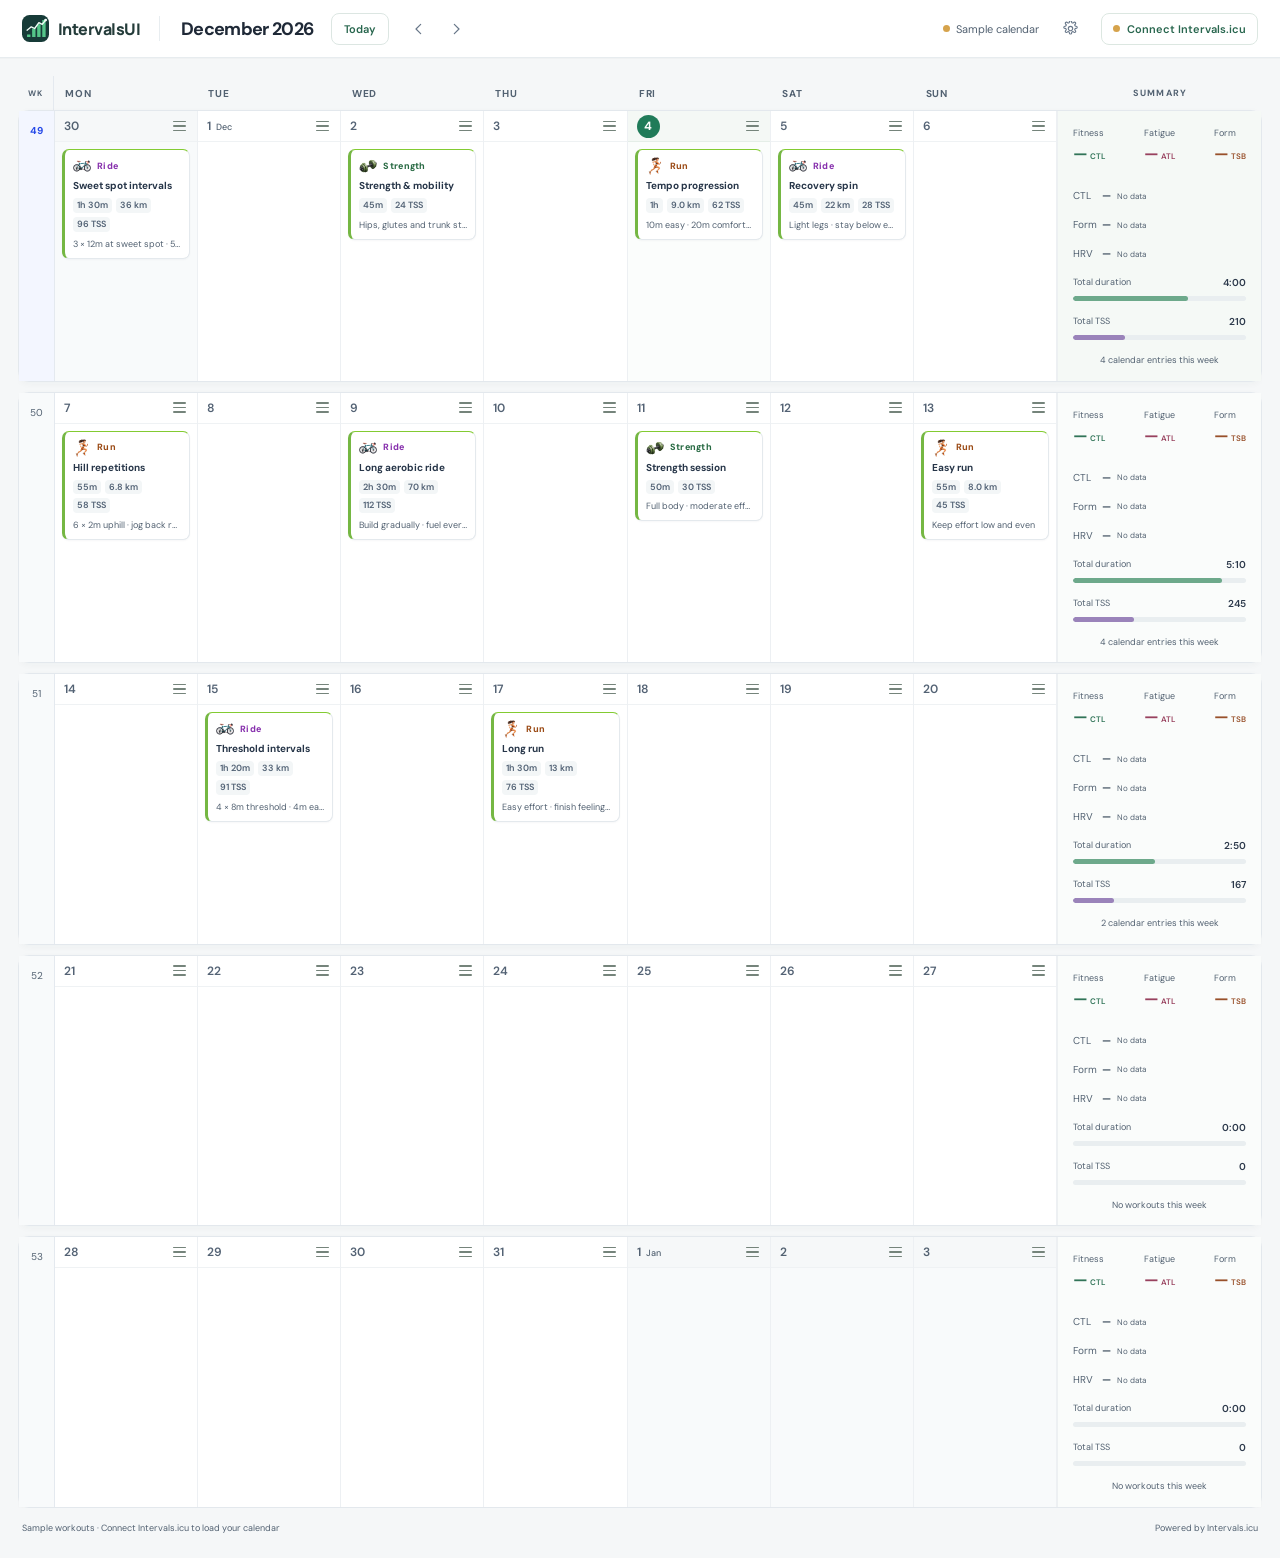
<file: index.html>
<!doctype html>
<html lang="en">
  <head>
    <meta charset="utf-8" />
    <meta name="viewport" content="width=device-width, initial-scale=1" />
    <meta name="theme-color" content="#ffffff" />
    <meta name="description" content="A personal training calendar powered by Intervals.icu" />
    <title>IntervalsUI — Training calendar</title>
    <link rel="stylesheet" href="./styles.css" />
    <script type="module" src="./app.js"></script>
  </head>
  <body>
    <header class="app-header">
      <a class="brand" href="#calendar" aria-label="IntervalsUI calendar">
        <svg class="brand-mark" viewBox="0 0 32 32" aria-hidden="true">
          <rect width="32" height="32" rx="9" fill="#173b38" />
          <path d="M6 23h4v3H6zm6-7h4v10h-4zm6-5h4v15h-4zm6-5h4v20h-4z" fill="#54c589" />
          <path d="m6 18 5-4 4 2 5-7 4 2 4-5" fill="none" stroke="#f4fff9" stroke-linecap="round" stroke-linejoin="round" stroke-width="1.6" />
          <circle cx="28" cy="6" r="1.7" fill="#f4fff9" />
        </svg>
        <span class="brand-name">IntervalsUI</span>
      </a>
      <span class="header-divider" aria-hidden="true"></span>
      <div class="month-controls">
        <h1 id="month-title">October 2026</h1>
        <button class="today-button" id="today-button" type="button">Today</button>
        <button class="icon-button month-arrow" id="previous-month" type="button" aria-label="Previous month"><svg viewBox="0 0 24 24"><path d="m14.5 5-7 7 7 7"/></svg></button>
        <button class="icon-button month-arrow" id="next-month" type="button" aria-label="Next month"><svg viewBox="0 0 24 24"><path d="m9.5 5 7 7-7 7"/></svg></button>
      </div>
      <div class="header-actions">
        <span class="sync-status" id="sync-status"><span class="sync-indicator"></span><span id="sync-text">Sample calendar</span></span>
        <button class="icon-button settings-button" id="settings-button" type="button" aria-label="Connection settings" title="Connection settings">
          <svg viewBox="0 0 24 24" aria-hidden="true"><path d="M12 8.5a3.5 3.5 0 1 0 0 7 3.5 3.5 0 0 0 0-7Z"/><path d="m19.4 15 .1.1a1.8 1.8 0 1 1-2.5 2.5l-.1-.1a1.8 1.8 0 0 0-3.1 1.3v.2a1.8 1.8 0 1 1-3.6 0v-.2a1.8 1.8 0 0 0-3.1-1.3l-.1.1a1.8 1.8 0 1 1-2.5-2.5l.1-.1a1.8 1.8 0 0 0-1.3-3.1h-.2a1.8 1.8 0 1 1 0-3.6h.2a1.8 1.8 0 0 0 1.3-3.1l-.1-.1a1.8 1.8 0 1 1 2.5-2.5l.1.1a1.8 1.8 0 0 0 3.1-1.3v-.2a1.8 1.8 0 1 1 3.6 0v.2a1.8 1.8 0 0 0 3.1 1.3l.1-.1a1.8 1.8 0 1 1 2.5 2.5l-.1.1a1.8 1.8 0 0 0 1.3 3.1h.2a1.8 1.8 0 1 1 0 3.6h-.2a1.8 1.8 0 0 0-1.3 3.1Z"/></svg>
        </button>
        <button class="connect-button" id="connect-button" type="button"><span class="connection-dot" id="connection-dot"></span><span id="connection-label">Connect Intervals.icu</span></button>
      </div>
    </header>

    <main class="calendar-page" id="calendar">
      <div class="calendar-table" aria-label="Monthly training calendar">
        <div class="weekdays" aria-hidden="true">
          <span class="week-number-heading">WK</span>
          <span>Mon</span><span>Tue</span><span>Wed</span><span>Thu</span><span>Fri</span><span>Sat</span><span>Sun</span><span class="summary-heading">SUMMARY</span>
        </div>
        <div class="calendar-weeks" id="calendar-weeks" aria-live="polite"></div>
      </div>
      <footer class="page-footer"><span id="calendar-footnote">Sample workouts · Connect Intervals.icu to load your calendar</span><span>Powered by Intervals.icu</span></footer>
    </main>

    <dialog class="connect-dialog" id="connect-dialog" aria-labelledby="dialog-title">
      <form id="connect-form" method="dialog">
        <div class="dialog-header">
          <span class="dialog-mark" aria-hidden="true"><span></span><span></span><span></span></span>
          <button class="dialog-close" id="close-dialog" type="button" aria-label="Close">×</button>
        </div>
        <p class="eyebrow">PERSONAL CONNECTION</p>
        <h2 id="dialog-title">Connect your calendar</h2>
        <p class="dialog-description">Use your Intervals.icu API key to load planned workouts. You can find it in <strong>Settings → Developer Settings</strong>.</p>
        <label for="athlete-id">Athlete ID <span>Use 0 for your own account</span></label>
        <input id="athlete-id" name="athleteId" type="text" value="0" autocomplete="off" required />
        <label for="api-key">Personal API key</label>
        <input id="api-key" name="apiKey" type="password" placeholder="Paste your API key" autocomplete="new-password" required />
        <p class="form-message" id="form-message" role="status" aria-live="polite"></p>
        <button class="dialog-submit" id="dialog-submit" type="submit"><span id="submit-label">Connect and load calendar</span><span aria-hidden="true">→</span></button>
        <button class="disconnect-button" id="disconnect-button" type="button" hidden>Disconnect this browser</button>
        <p class="privacy-note"><span aria-hidden="true">⌑</span> Your key stays in this browser tab and is sent directly to Intervals.icu. This personal-key setup is intended for your own use.</p>
      </form>
    </dialog>

    <dialog class="workout-dialog" id="workout-dialog" aria-labelledby="workout-dialog-title">
      <div class="workout-dialog-content" id="workout-dialog-content"></div>
    </dialog>
  </body>
</html>
</file>
<file: styles.css>
@import url('https://fonts.googleapis.com/css2?family=DM+Sans:wght@400;500;600;700&family=Manrope:wght@400;500;600;700;800&display=swap');

:root {
  color-scheme: light;
  --ink: #263342;
  --muted: #78838e;
  --line: #dce2e8;
  --ride: #8730ad;
  --run: #9b4b16;
  --strength: #286a43;
  --swim: #176c70;
  font-family: 'DM Sans', -apple-system, BlinkMacSystemFont, 'Segoe UI', sans-serif;
  font-synthesis: none;
  text-rendering: optimizeLegibility;
  -webkit-font-smoothing: antialiased;
}
* { box-sizing: border-box; }
body { margin: 0; min-width: 320px; min-height: 100vh; color: var(--ink); background: #fff; }
button, input { font: inherit; }
button:focus-visible, a:focus-visible, input:focus-visible { outline: 3px solid rgba(55, 116, 235, .32); outline-offset: 2px; }

.app-header { height: 45px; position: sticky; top: 0; z-index: 4; display: flex; align-items: center; gap: 13px; padding: 0 17px; border-bottom: 1px solid #e6e9ec; background: rgba(255,255,255,.97); }
.brand { display: inline-flex; align-items: center; gap: 7px; color: #334450; text-decoration: none; font: 800 15px/1 'Manrope', sans-serif; letter-spacing: -.55px; white-space: nowrap; }
.brand-mark { width: 24px; height: 24px; display: block; flex: none; }
.brand-name { color: #243c3a; }
.dialog-mark { width: 20px; height: 20px; display: inline-flex; align-items: end; gap: 2px; padding: 2px; }
.dialog-mark span { width: 4px; border-radius: 4px; background: #49b878; }
.dialog-mark span:nth-child(1) { height: 8px; opacity: .72; }
.dialog-mark span:nth-child(2) { height: 13px; opacity: .86; }
.dialog-mark span:nth-child(3) { height: 17px; }
.header-divider { width: 1px; height: 21px; margin: 0 3px 0 5px; background: #e3e7ea; }
.month-controls { display: flex; align-items: center; gap: 4px; }
.month-controls h1 { min-width: 111px; margin: 0 3px 0 0; color: #344251; font: 500 16px 'DM Sans', sans-serif; letter-spacing: -.35px; }
.icon-button { width: 27px; height: 27px; display: inline-grid; place-items: center; padding: 0; border: 1px solid transparent; border-radius: 4px; color: #75818d; background: transparent; cursor: pointer; }
.icon-button:hover { border-color: #dce3ea; color: #34495a; background: #f6f8fa; }
.icon-button svg { width: 16px; height: 16px; fill: none; stroke: currentColor; stroke-width: 1.8; stroke-linecap: round; stroke-linejoin: round; }
.today-button { height: 27px; margin-right: 7px; padding: 0 10px; border: 1px solid #cdd9e8; border-radius: 4px; color: #3e536a; background: #fff; font-size: 10px; cursor: pointer; }
.today-button:hover { border-color: #9eb6d6; background: #f8fafc; }
.header-actions { display: flex; align-items: center; gap: 12px; margin-left: auto; }
.sync-status { display: inline-flex; align-items: center; gap: 6px; color: #7e8991; font-size: 9px; white-space: nowrap; }
.sync-indicator, .connection-dot { width: 6px; height: 6px; display: inline-block; flex: 0 0 auto; border-radius: 50%; background: #d6a34c; }
.sync-status.connected .sync-indicator, .connection-dot.connected { background: #48a46a; }
.sync-status.loading .sync-indicator { background: #5486ce; animation: pulse 1s infinite alternate; }
@keyframes pulse { to { opacity: .3; } }
.settings-button { color: #75818d; }
.settings-button svg { width: 15px; height: 15px; }
.connect-button { height: 27px; display: inline-flex; align-items: center; gap: 7px; padding: 0 9px; border: 1px solid #dce4e4; border-radius: 4px; color: #476354; background: #fff; font-size: 9px; font-weight: 600; cursor: pointer; }
.connect-button:hover { border-color: #b7d7c0; background: #f7fbf8; }

.calendar-page { width: 100%; padding: 0 0 10px; }
.calendar-table { width: 100%; overflow-x: auto; }
.weekdays { min-width: 860px; height: 25px; display: grid; grid-template-columns: repeat(7, minmax(0, 1fr)) 204px; border-bottom: 1px solid var(--line); color: #364354; background: #fff; }
.weekdays span { display: flex; align-items: center; padding: 0 8px; font-size: 9px; font-weight: 500; text-transform: uppercase; }
.weekdays .summary-heading { justify-content: center; border-left: 1px solid var(--line); font-size: 9px; }
.calendar-weeks { min-width: 860px; }
.week-row { display: grid; grid-template-columns: minmax(0, 1fr) 204px; min-height: 155px; border-bottom: 1px solid var(--line); }
.week-days { min-width: 0; display: grid; grid-template-columns: repeat(7, minmax(0, 1fr)); }
.day-cell { min-width: 0; min-height: 155px; position: relative; border-right: 1px solid var(--line); background: #fff; }
.day-cell.outside-month { background: #fbfcfd; }
.day-head { height: 22px; display: flex; align-items: center; justify-content: space-between; padding: 0 5px; border-bottom: 1px solid #edf0f3; color: #536071; }
.day-cell.outside-month .day-head { color: #9ba5af; background: #f1f3f6; }
.day-number { font-size: 9px; font-weight: 500; }
.day-label-month { margin-left: 3px; font-size: 8px; }
.day-cell.is-today .day-head { color: #fff; background: #2547e8; border-color: #2547e8; font-weight: 700; }
.day-cell.is-today .day-number { font-weight: 700; }
.day-cell.is-today .day-label-month { display: none; }
.day-menu { color: #8090a0; font-size: 14px; line-height: 1; }
.workout-list { display: grid; align-content: start; gap: 5px; padding: 4px 4px 7px; }
.wellness-summary { display: flex; flex-wrap: wrap; gap: 3px 7px; padding: 4px 5px; border: 1px solid #dcece5; border-radius: 4px; color: #526b60; background: #f4faf6; font-size: 8px; line-height: 1.25; }
.wellness-summary b { color: #347653; font-weight: 700; }
.add-workout { width: 100%; min-height: 28px; display: grid; place-items: center; border: 1px solid #c7d1df; color: #667789; background: #fff; font-size: 17px; font-weight: 300; line-height: 1; cursor: pointer; opacity: 0; transition: opacity .12s ease, border-color .12s ease, background .12s ease; }
.day-cell:hover .add-workout, .day-cell:focus-within .add-workout { opacity: 1; }
.add-workout:hover { border-color: #8fa7c4; color: #405d7a; background: #f8fafc; }
.add-workout:focus-visible { opacity: 1; }
.workout-card-wrap { position: relative; min-width: 0; }
.workout-card { width: 100%; position: relative; min-width: 0; display: block; overflow: hidden; padding: 5px 6px 6px; border: 1px solid #d8dde4; border-top: 8px solid #dfe3e9; border-radius: 4px; color: #253344; text-align: left; background: #fff; box-shadow: 0 1px 2px rgba(24,39,59,.18); cursor: pointer; transition: box-shadow .12s ease, transform .12s ease; }
.workout-card:hover { z-index: 1; transform: translateY(-1px); box-shadow: 0 3px 8px rgba(24,39,59,.17); }
.workout-card[draggable="true"] { cursor: grab; }
.workout-card[draggable="true"]:active { cursor: grabbing; }
.workout-card.calendar-dragging { opacity: .42; }
.calendar-drop-target { outline: 2px dashed #438dcc !important; outline-offset: 2px; background-color: #f2f8fd !important; }
.paired-indicator { display: inline-block; margin-top: 4px; padding: 2px 4px; border-radius: 3px; color: #28643c; background: #e7f4e9; font-size: 8px; font-weight: 700; }
.missed-indicator { display: block; margin: -5px -6px 6px; padding: 3px 6px; color: #fff; background: #c94343; font-size: 8px; font-weight: 800; letter-spacing: .08em; line-height: 1.2; text-align: center; }
.calendar-delete { position: absolute; z-index: 2; top: 3px; right: 3px; width: 18px; height: 18px; display: grid; place-items: center; padding: 0; border: 1px solid #e8c8c5; border-radius: 50%; color: #9b413b; background: #fff; font-size: 14px; line-height: 1; cursor: pointer; opacity: 0; transition: opacity .12s ease, background .12s ease; }
.workout-card-wrap:hover .calendar-delete, .workout-card-wrap:focus-within .calendar-delete { opacity: 1; }
.calendar-delete:hover, .calendar-delete:focus-visible { background: #fff1ef; }
@media (hover: none) { .calendar-delete { opacity: 1; } }
.workout-card.planned { border-top-color: #83cb32; }
.workout-card.activity { border-top-color: #dfe3e9; }
.workout-card.restricted { border-color: #eadfd0; border-top-color: #d6a458; background: #fffdf9; }
.workout-card.ride { --sport-color: var(--ride); }
.workout-card.run { --sport-color: var(--run); }
.workout-card.strength { --sport-color: var(--strength); }
.workout-card.swim { --sport-color: var(--swim); }
.workout-card.other { --sport-color: #688a6c; }
.workout-card.has-color { border-top-color: var(--sport-color); }
.workout-type { display: flex; align-items: center; gap: 4px; margin-bottom: 3px; color: var(--sport-color); font-size: 8px; font-weight: 800; letter-spacing: .15px; line-height: 1; }
.sport-icon { width: 18px; height: 18px; display: inline-grid; flex: 0 0 18px; place-items: center; overflow: visible; }
.sport-icon svg { width: 100%; height: 100%; display: block; fill: none; stroke: currentColor; stroke-width: 1.25; stroke-linecap: round; stroke-linejoin: round; }
.sport-icon img { width: 17px; height: 17px; display: block; object-fit: contain; }
.sport-icon img[src*="dumbbell"] { width: 18px; height: 18px; max-width: none; }
.day-head { position: relative; z-index: 3; }
.day-cell:has(.day-menu-popover:not([hidden])) { z-index: 5; }
.day-menu-button { width: 25px; height: 25px; display: grid; place-items: center; margin: 0 -4px 0 0; padding: 0; border: 0; border-radius: 5px; color: #75847b; background: transparent; cursor: pointer; }
.day-menu-button:hover, .day-menu-button[aria-expanded="true"] { color: #315d47; background: #eaf2ed; }
.day-menu-icon { width: 13px; display: grid; gap: 3px; }
.day-menu-icon i { height: 1.5px; display: block; border-radius: 2px; background: currentColor; }
.day-menu-popover { width: 176px; position: absolute; z-index: 8; top: 26px; right: 4px; display: grid; gap: 2px; padding: 5px; border: 1px solid #dce4df; border-radius: 8px; background: #fff; box-shadow: 0 8px 24px rgba(28,48,37,.16); }
.week-days > .day-cell:first-child .day-menu-popover { right: auto; left: 4px; }
.day-menu-popover[hidden] { display: none; }
.day-menu-popover button { min-height: 30px; padding: 0 9px; border: 0; border-radius: 5px; color: #33463b; background: transparent; text-align: left; font-size: 11px; cursor: pointer; }
.day-menu-popover button:hover:not(:disabled), .day-menu-popover button:focus-visible { color: #244f38; background: #f0f6f2; }
.day-menu-popover button:disabled { color: #a8b0ac; cursor: default; }
.day-menu-popover .day-menu-delete { color: #a4433e; }
.day-menu-popover .day-menu-delete:hover:not(:disabled) { color: #8f302b; background: #fff2f0; }
.day-menu-separator { height: 1px; margin: 3px 5px; background: #edf0ed; }
.workout-title { display: -webkit-box; overflow: hidden; color: #253344; font-size: 9px; font-weight: 600; line-height: 1.2; -webkit-line-clamp: 2; -webkit-box-orient: vertical; }
.activity-skyline { width: 100%; height: 24px; display: block; margin: 5px 0 2px; overflow: hidden; border-radius: 2px; background: #26342f; }
.activity-skyline-large { height: 112px; margin: 18px 0; border-radius: 5px; }
.workout-meta { display: grid; gap: 2px; margin-top: 5px; color: #263443; font-size: 9px; font-weight: 600; line-height: 1.15; }
.workout-description { overflow: hidden; margin-top: 5px; color: #3f4b57; font-size: 8px; line-height: 1.25; text-overflow: ellipsis; white-space: nowrap; }
.summary-card { min-width: 0; display: flex; flex-direction: column; padding: 13px 13px 10px; border-left: 1px solid var(--line); background: #fff; }
.summary-stats { display: flex; justify-content: space-between; gap: 5px; margin-bottom: 16px; }
.summary-stat { display: grid; gap: 3px; color: #445366; font-size: 9px; }
.summary-stat span { font-size: 8px; }
.summary-stat strong { color: #2d4be7; font-size: 13px; font-weight: 500; }
.summary-stat:nth-child(2) strong { color: #e13e7e; }
.summary-stat:nth-child(3) strong { color: #e16a37; }
.summary-stat small { margin-left: 1px; font-size: 7px; }
.summary-metric { display: grid; grid-template-columns: 1fr auto; gap: 4px; margin: 0 0 5px; color: #303c4a; font-size: 8px; }
.summary-metric strong { font-size: 9px; font-weight: 600; }
.summary-meter { height: 5px; margin: 0 0 11px; overflow: hidden; background: #eff1f4; }
.summary-meter span { height: 100%; display: block; min-width: 0; background: #4566ec; }
.summary-meter.load span { background: #8b55bf; }
.summary-empty { margin: auto 0; color: #9aa3aa; text-align: center; font-size: 9px; line-height: 1.5; }
.week-row.is-current .summary-card { background: #fdfefe; }
.page-footer { display: flex; justify-content: space-between; padding: 9px 10px; color: #a4adb4; font-size: 8px; }

.connect-dialog, .workout-dialog { width: min(440px, calc(100vw - 28px)); padding: 0; overflow: visible; border: 0; border-radius: 10px; color: var(--ink); background: #fff; box-shadow: 0 25px 90px rgba(17,39,51,.25); }
.connect-dialog::backdrop, .workout-dialog::backdrop { background: rgba(16,34,44,.47); backdrop-filter: blur(2px); }
.connect-dialog form { padding: 24px 27px 22px; }
.dialog-header { display: flex; align-items: center; justify-content: space-between; margin-bottom: 20px; }
.dialog-mark { width: 30px; height: 30px; border: 1px solid #e0eee4; border-radius: 7px; background: #f1faf3; }
.dialog-close { width: 28px; height: 28px; border: 0; border-radius: 5px; color: #829098; background: transparent; font-size: 22px; cursor: pointer; }
.dialog-close:hover { color: #344e5c; background: #f1f4f4; }
.eyebrow { color: #8b9990; font-size: 9px; font-weight: 700; letter-spacing: 1.2px; }
.connect-dialog h2, .workout-dialog h2 { margin: 6px 0 8px; color: #1f3543; font: 700 22px 'Manrope', sans-serif; letter-spacing: -.6px; }
.dialog-description { margin: 0 0 20px; color: #7b8990; font-size: 12px; line-height: 1.6; }
.dialog-description strong { color: #4c606a; }
.connect-dialog label { display: flex; align-items: center; justify-content: space-between; margin: 14px 0 6px; color: #3a505d; font-size: 10px; font-weight: 700; }
.connect-dialog label span { color: #9ba5aa; font-size: 9px; font-weight: 400; }
.connect-dialog input { width: 100%; height: 38px; padding: 0 11px; border: 1px solid #dce3e5; border-radius: 5px; color: #304957; background: #fcfdfd; font-size: 12px; }
.connect-dialog input::placeholder { color: #b0b9bd; }
.form-message { min-height: 17px; margin: 6px 0 5px; color: #b05149; font-size: 10px; line-height: 1.45; }
.form-message.success { color: #238053; }
.dialog-submit { width: 100%; height: 39px; display: flex; align-items: center; justify-content: space-between; padding: 0 13px; border: 0; border-radius: 5px; color: #fff; background: #278352; font-size: 11px; font-weight: 700; cursor: pointer; }
.dialog-submit:hover { background: #176b43; }
.dialog-submit:disabled { opacity: .7; cursor: wait; }
.disconnect-button { display: block; margin: 10px auto 0; padding: 5px 8px; border: 0; color: #a05a52; background: transparent; font-size: 10px; cursor: pointer; }
.disconnect-button:hover { color: #793e38; text-decoration: underline; }
.disconnect-button[hidden] { display: none; }
.privacy-note { display: flex; gap: 7px; margin: 13px 0 0; color: #929da2; font-size: 9px; line-height: 1.5; }
.privacy-note span { color: #5d9c73; font-size: 12px; }
.workout-dialog { width: min(420px, calc(100vw - 28px)); }
.workout-dialog-content { padding: 25px; }
.wellness-detail { margin: 16px 0; padding: 12px; border: 1px solid #dcece5; border-radius: 6px; background: #f7fbf8; }
.wellness-detail h3 { margin: 0 0 9px; color: #42604f; font-size: 10px; text-transform: uppercase; letter-spacing: .4px; }
.wellness-detail-metrics { display: flex; flex-wrap: wrap; gap: 14px; }
.wellness-detail-metrics span { display: grid; gap: 3px; color: #738178; font-size: 9px; }
.wellness-detail-metrics strong { color: #2b4937; font-size: 12px; }
.workout-dialog:has(.builder-form) { width: min(1440px, calc(100vw - 24px)); max-height: calc(100vh - 24px); overflow: auto; border-radius: 7px; }
.workout-dialog:has(.builder-form) .workout-dialog-content { padding: 16px 20px 18px; }
.builder-form { padding: 0; }
.builder-heading { display: flex; align-items: flex-start; justify-content: space-between; margin: 0 0 13px; padding-bottom: 10px; border-bottom: 1px solid #e8edf1; }
.builder-heading .eyebrow { margin: 2px 0 7px; }
.builder-heading h2 { margin: 0; color: #1f3543; font: 700 20px 'Manrope', sans-serif; letter-spacing: -.5px; }
.builder-date { margin: 5px 0 0; color: #839099; font-size: 11px; }
.builder-fields { display: grid; grid-template-columns: minmax(220px, 2fr) minmax(145px, 1fr) minmax(130px, .8fr); align-items: end; gap: 10px; }
.builder-summary { margin-top: 10px; padding: 8px 12px 7px; border: 1px solid #e0e7ed; border-radius: 5px; background: #f8fafc; }
.builder-summary-heading { display: flex; justify-content: space-between; align-items: baseline; color: #344b59; font-size: 10px; }
.builder-summary-heading span { color: #8b989f; font-size: 8px; }
.builder-summary-metrics { display: grid; grid-template-columns: repeat(3, minmax(100px, 170px)); gap: 18px; margin-top: 7px; }
.builder-summary-metrics div { display: grid; gap: 3px; }
.builder-summary-metrics span { color: #87949c; font-size: 8px; }
.builder-summary-metrics strong { color: #233d4d; font: 700 15px 'Manrope', sans-serif; }
.builder-summary > p { margin: 7px 0 0; color: #99a4aa; font-size: 8px; }
.builder-field { display: grid; gap: 6px; color: #40525e; font-size: 10px; font-weight: 700; }
.builder-field input, .builder-field select, .builder-field textarea { width: 100%; min-width: 0; padding: 9px 10px; border: 1px solid #dce3e5; border-radius: 5px; color: #304957; background: #fcfdfd; font-size: 12px; font-weight: 400; }
.builder-field input, .builder-field select { height: 37px; }
.builder-field textarea { resize: vertical; line-height: 1.45; }
.builder-field input::placeholder, .builder-field textarea::placeholder { color: #aeb8bc; }
.builder-wide { grid-column: 1 / -1; }
.builder-section { margin-top: 13px; }
.builder-section-heading { display: flex; align-items: baseline; justify-content: space-between; gap: 10px; margin-bottom: 8px; }
.builder-section-heading h3 { margin: 0; color: #344b59; font: 700 11px 'Manrope', sans-serif; }
.builder-section-heading > span { color: #97a2a9; font-size: 9px; }
.builder-palette { display: grid; grid-template-columns: repeat(8, minmax(0, 1fr)); gap: 6px; }
.builder-preset { min-height: 52px; position: relative; display: grid; align-content: center; gap: 3px; padding: 7px 22px 7px 9px; border: 1px solid #d6dde5; border-radius: 4px; color: #2f3d4b; text-align: left; background: #f9fafc; box-shadow: 0 1px 1px rgba(24,39,59,.04); cursor: pointer; }
.builder-preset:hover { border-color: #9eb8d3; background: #f1f6fb; }
.builder-preset[draggable="true"] { cursor: grab; }
.builder-preset:active { cursor: grabbing; }
.builder-preset strong { font-size: 9px; font-weight: 700; }
.builder-preset small { overflow: hidden; color: #84929b; font-size: 8px; text-overflow: ellipsis; white-space: nowrap; }
.preset-plus { position: absolute; top: 7px; right: 8px; color: #6080a0; font-size: 14px; line-height: 1; }
.builder-empty { padding: 18px 10px; border: 1px dashed #d7e0e7; border-radius: 5px; color: #9aa6ae; text-align: center; font-size: 10px; }
.builder-block { padding: 0; border: 1px solid #e0e6eb; border-bottom: 0; background: #fff; }
.builder-block-main { min-height: 48px; display: grid; grid-template-columns: 13px 22px minmax(0, 1fr) auto auto; align-items: center; gap: 8px; padding: 7px 9px; cursor: grab; }
.builder-block-main:active { cursor: grabbing; }
.builder-block:active { cursor: grabbing; }
.builder-block.dragging { opacity: .4; }
.builder-block.drag-over-before { box-shadow: inset 0 2px #397dbc; }
.builder-block.drag-over-after { box-shadow: inset 0 -2px #397dbc; }
.builder-block-drag { color: #9caab4; font-size: 15px; line-height: 1; }
.builder-block:first-child { border-radius: 5px 5px 0 0; }
.builder-block:last-child { border-bottom: 1px solid #e0e6eb; border-radius: 0 0 5px 5px; }
.builder-block:only-child { border-radius: 5px; }
.builder-block-index { color: #a1adb5; font: 600 9px 'Manrope', sans-serif; }
.builder-block-copy { min-width: 0; display: grid; gap: 3px; }
.builder-block-copy strong { color: #344b59; font-size: 10px; }
.builder-block-copy span { overflow: hidden; color: #81909a; font-size: 9px; text-overflow: ellipsis; white-space: nowrap; }
.builder-block-controls { display: flex; gap: 3px; }
.builder-block-controls button { width: 25px; height: 25px; padding: 0; border: 1px solid #e0e6eb; border-radius: 4px; color: #627784; background: #fff; font-size: 13px; line-height: 1; cursor: pointer; }
.builder-block-controls button:hover:not(:disabled) { border-color: #bdcbd6; background: #f5f8fa; }
.builder-block-controls button:disabled { opacity: .35; cursor: default; }
.builder-block-controls .remove-block { color: #a5625b; font-size: 17px; }
.builder-repeat-control { display: inline-flex; align-items: center; gap: 3px; margin: 0 3px; padding: 2px 4px; border-radius: 4px; color: #465b69; background: #eef2f6; font-size: 9px; font-weight: 700; }
.builder-block-controls .builder-repeat-control button { width: 21px; height: 21px; border: 0; color: #406d96; background: transparent; font-size: 12px; }
.builder-block-controls .builder-repeat-control button:hover:not(:disabled) { background: #fff; }
.builder-input-block { min-width: 0; margin: 0 0 8px; padding: 9px 11px 11px; border: 1px solid #e0e6eb; border-radius: 5px; background: #fff; }
.builder-input-block legend { padding: 0 5px; color: #8b989f; font-size: 8px; }
.builder-input-block-heading { display: flex; align-items: center; justify-content: space-between; margin-bottom: 8px; color: #344b59; font-size: 10px; }
.builder-input-block-heading label { display: flex; align-items: center; gap: 6px; color: #7c8a93; font-size: 9px; }
.builder-input-block-heading input { width: 52px; height: 27px; padding: 2px 5px; border: 1px solid #dce3e9; border-radius: 4px; color: #344b59; font-size: 10px; text-align: center; }
.builder-step-inputs { display: grid; gap: 6px; }
.builder-step-input-row { display: grid; grid-template-columns: minmax(50px, 1fr) 150px 150px; align-items: center; gap: 10px; min-height: 34px; padding: 4px 8px; border-radius: 4px; background: #f8fafc; }
.builder-step-input-row label { display: flex; align-items: center; gap: 7px; color: #7c8a93; font-size: 8px; }
.builder-step-input-row label > span { color: #88959d; }
.builder-step-input-row input { width: 98px; height: 27px; padding: 3px 6px; border: 1px solid #dce3e9; border-radius: 4px; color: #344b59; background: #fff; font-size: 11px; text-align: right; }
.builder-step-input-row label:last-child input { width: 64px; }
.builder-step-number { color: #89969e; font-size: 8px; }
.builder-chart-wrap { min-height: 90px; padding: 3px 7px 0; border: 1px solid #e4e9ed; border-radius: 4px; background: #fff; }
.builder-chart-wrap.is-drop-target, #builder-block-list.is-drop-target { outline: 2px dashed #5891c6; outline-offset: 2px; background-color: #f4f9fd; }
.builder-chart { width: 100%; height: auto; display: block; overflow: visible; }
.chart-power-hit { cursor: ns-resize; touch-action: none; }
.chart-duration-hit { cursor: ew-resize; touch-action: none; }
.chart-power-hit:focus, .chart-duration-hit:focus { outline: none; stroke: #f3b544; stroke-width: 2; }
.chart-axis-label { fill: #66727e; font: 10px 'DM Sans', sans-serif; }
.chart-block-label { fill: #172231; font: 10px 'DM Sans', sans-serif; }
.builder-chart-empty { min-height: 80px; display: grid; place-items: center; color: #a1adb5; font-size: 10px; }
.builder-notes-field { margin-top: 13px; }
.builder-note { margin: 15px 0; color: #839099; font-size: 9px; line-height: 1.5; }
.builder-note.error { color: #b05149; }
.builder-actions { position: sticky; bottom: -18px; z-index: 2; display: flex; justify-content: flex-end; gap: 8px; margin: 12px -20px -18px; padding: 10px 20px; border-top: 1px solid #e4e9ed; background: rgba(255,255,255,.98); }
.builder-actions button { min-height: 36px; padding: 0 13px; border-radius: 5px; font-size: 10px; font-weight: 700; cursor: pointer; }
.builder-cancel { border: 1px solid #dce4e5; color: #526570; background: #fff; }
.builder-save { border: 1px solid #2547e8; color: #fff; background: #2547e8; }
.builder-save:hover { background: #1738d0; }
.builder-save:disabled { opacity: .65; cursor: wait; }
.workout-detail-top { display: flex; align-items: center; justify-content: space-between; }
.workout-detail-sport { display: inline-flex; align-items: center; gap: 7px; color: var(--sport-color, #538764); font-size: 9px; font-weight: 800; letter-spacing: .7px; text-transform: uppercase; }
.workout-detail-sport i { width: 8px; height: 8px; border-radius: 50%; background: var(--sport-color, #538764); }
.workout-detail-date { margin-top: 15px; color: #88969c; font-size: 10px; }
.workout-detail-metrics { display: flex; gap: 22px; margin: 19px 0; padding: 13px 0; border-top: 1px solid #e8edee; border-bottom: 1px solid #e8edee; }
.workout-detail-metrics span { display: grid; gap: 4px; color: #88969c; font-size: 8px; font-weight: 700; letter-spacing: .6px; }
.workout-detail-metrics strong { color: #344c59; font: 700 15px 'Manrope', sans-serif; letter-spacing: 0; }
.workout-dialog:has(.activity-analysis-placeholder), .workout-dialog:has(.activity-analysis) { width: min(980px, calc(100vw - 28px)); }
.workout-dialog:has(.activity-analysis-placeholder) .workout-dialog-content, .workout-dialog:has(.activity-analysis) .workout-dialog-content { padding: 24px; }
.activity-analysis { margin: 17px 0 20px; }
.activity-analysis h3 { margin: 0 0 8px; color: #344c59; font-size: 11px; }
.activity-analysis-chart { width: 100%; height: auto; display: block; }
.activity-chart-legend text { fill: #f4f4f4; font: 700 12px 'DM Sans', sans-serif; }
.activity-chart-heading { fill: #fff; font: 700 13px 'DM Sans', sans-serif; text-transform: uppercase; }
.activity-chart-axis { fill: #d5d5d5; font: 9px 'DM Sans', sans-serif; }
.activity-readout-label { fill: #52616a; font: 11px 'DM Sans', sans-serif; }
.activity-readout-label tspan { fill: #26343b; font-weight: 700; }
.activity-readout-hint { fill: #87939a; font: 9px 'DM Sans', sans-serif; }
.activity-tracer { stroke: #fff; stroke-width: 1.25; stroke-dasharray: 3 2; opacity: .95; pointer-events: none; vector-effect: non-scaling-stroke; }
.activity-analysis-placeholder { min-height: 125px; display: grid; place-items: center; margin: 18px 0; padding: 18px; border-radius: 6px; color: #75838b; background: #f4f6f7; font-size: 11px; text-align: center; }
.activity-analysis-error { color: #9b514a; }
.workout-description-full { color: #6f7d85; font-size: 11px; line-height: 1.7; white-space: pre-wrap; }
.workout-dialog-actions { display: flex; justify-content: flex-end; margin-top: 19px; }
.workout-dialog-actions button { min-height: 31px; padding: 0 12px; border: 1px solid #dce4e5; border-radius: 5px; color: #425966; background: #fff; font-size: 10px; font-weight: 600; cursor: pointer; }
.workout-manage-actions { display: flex; gap: 6px; margin-right: 8px; }
.workout-dialog-actions button.delete-workout { border-color: #efd1cf; color: #a4433e; }
.workout-dialog-actions button.delete-workout:hover { background: #fff5f4; }
#workout-action-message:empty { display: none; }
.activity-name-form h2, .activity-delete-confirm h2 { margin: 15px 0 12px; color: #203448; font-size: 19px; }
.activity-name-form .builder-field { margin: 14px 0 0; }
.activity-delete-confirm > p:not(.builder-note) { color: #617181; font-size: 12px; line-height: 1.5; }
.activity-name-form #activity-action-message:empty, .activity-delete-confirm #activity-action-message:empty { display: none; }
.activity-delete-confirm .delete-workout { border: 1px solid #a4433e; color: #fff; background: #a4433e; }
.icu-link { margin-right: auto; align-self: center; color: #36825a; font-size: 10px; text-decoration: none; }
.icu-link:hover { text-decoration: underline; }

@media (max-width: 860px) {
  .weekdays { grid-template-columns: repeat(7, minmax(94px, 1fr)) 170px; }
  .calendar-weeks { min-width: 828px; }
  .week-row { grid-template-columns: minmax(0, 1fr) 170px; min-height: 145px; }
  .day-cell { min-height: 145px; }
  .summary-card { padding: 11px 9px 8px; }
  .summary-stats { margin-bottom: 12px; }
  .builder-palette { grid-template-columns: repeat(4, minmax(0, 1fr)); }
}
@media (max-width: 600px) {
  .workout-dialog:has(.activity-analysis-placeholder), .workout-dialog:has(.activity-analysis) { width: calc(100vw - 16px); max-height: calc(100vh - 16px); overflow: auto; }
  .workout-dialog:has(.activity-analysis-placeholder) .workout-dialog-content, .workout-dialog:has(.activity-analysis) .workout-dialog-content { padding: 14px; }
  .app-header { height: 48px; gap: 8px; padding: 0 9px; }
  .brand { gap: 4px; font-size: 15px; }
  .brand-mark { transform: scale(.86); }
  .header-divider { margin: 0 1px; }
  .month-controls { gap: 1px; }
  .month-controls h1 { min-width: 91px; font-size: 13px; }
  .workout-dialog:has(.builder-form) { width: calc(100vw - 12px); max-height: calc(100vh - 12px); }
  .workout-dialog:has(.builder-form) .workout-dialog-content { padding: 12px; }
  .builder-actions { bottom: -12px; margin: 10px -12px -12px; padding: 9px 12px; }
  .builder-fields { grid-template-columns: 1fr 1fr; }
  .builder-fields .builder-field:first-child { grid-column: 1 / -1; }
  .builder-summary-metrics { grid-template-columns: repeat(3, minmax(0, 1fr)); gap: 7px; }
  .builder-summary-metrics strong { font-size: 13px; }
  .builder-palette { grid-template-columns: repeat(2, minmax(0, 1fr)); }
  .builder-fields { gap: 9px; }
  .builder-block-main { grid-template-columns: 11px 18px minmax(0, 1fr) auto; gap: 4px; padding: 7px 5px; }
  .builder-block-copy { grid-column: 3; grid-row: 1; }
  .builder-block-controls { grid-column: 4; grid-row: 1 / span 2; }
  .builder-step-input-row { grid-template-columns: 42px 1fr 1fr; gap: 5px; padding: 4px; }
  .builder-step-input-row label { flex-direction: column; align-items: flex-start; gap: 3px; }
  .builder-step-input-row input, .builder-step-input-row label:last-child input { width: 100%; }
  .builder-block-controls { gap: 2px; }
  .builder-block-controls button { width: 22px; height: 23px; }
  .builder-repeat-control { gap: 1px; margin: 0; padding: 1px 2px; }
  .builder-block-controls .builder-repeat-control button { width: 17px; height: 20px; }
  .today-button { height: 25px; margin-right: 1px; padding: 0 7px; font-size: 9px; }
  .month-arrow { width: 22px; }
  .header-actions { gap: 4px; }
  .sync-status { display: none; }
  .connect-button { width: 27px; justify-content: center; padding: 0; overflow: hidden; font-size: 0; }
  .connect-button #connection-label { display: none; }
  .connection-dot { width: 7px; height: 7px; }
  .settings-button { display: none; }
  .weekdays { grid-template-columns: repeat(7, minmax(84px, 1fr)) 150px; }
  .calendar-weeks { min-width: 738px; }
  .week-row { grid-template-columns: minmax(0, 1fr) 150px; min-height: 135px; }
  .day-cell { min-height: 135px; }
  .day-head { padding: 0 4px; }
  .workout-list { gap: 4px; padding: 3px; }
  .workout-card { padding: 4px 4px 5px; border-top-width: 6px; }
  .calendar-delete { opacity: 1; }
  .add-workout { opacity: 1; }
  .workout-title { font-size: 8px; }
  .workout-meta { font-size: 8px; }
  .summary-card { padding: 10px 8px; }
  .summary-stat { font-size: 8px; }
  .summary-stat strong { font-size: 11px; }
  .summary-metric { font-size: 7px; }
}
@media (prefers-reduced-motion: reduce) {
  *, *::before, *::after { scroll-behavior: auto !important; animation-duration: .01ms !important; animation-iteration-count: 1 !important; transition-duration: .01ms !important; }
}

/* Workout editor: compact controls above a wide profile, with editable blocks below. */
.workout-dialog:has(.builder-form) {
  width: min(1540px, calc(100vw - 36px));
  max-height: calc(100vh - 36px);
  overflow: auto;
  border: 1px solid #d4dbe4;
  border-radius: 10px;
  background: #f8f9fb;
  box-shadow: 0 20px 70px rgba(22, 36, 54, .28);
}
.workout-dialog:has(.builder-form) .workout-dialog-content { padding: 0; }
.builder-form { padding: 0 22px 0; }
.builder-heading {
  min-height: 43px;
  display: flex;
  align-items: center;
  justify-content: space-between;
  margin: 0 -22px;
  padding: 0 20px;
  border-bottom: 1px solid #e1e5eb;
  border-radius: 9px 9px 0 0;
  background: #fff;
}
.builder-date-lockup { display: flex; align-items: center; gap: 12px; }
.builder-heading .builder-date { margin: 0; color: #2147e8; font-size: 12px; font-weight: 650; }
.builder-heading-caption { color: #8994a3; font-size: 9px; font-weight: 700; letter-spacing: .9px; }
.builder-heading .dialog-close { width: 30px; height: 30px; border-radius: 7px; }
.builder-block-controls button { border-radius: 6px; }
.builder-heading .sr-only { position: absolute; width: 1px; height: 1px; padding: 0; margin: -1px; overflow: hidden; clip: rect(0, 0, 0, 0); white-space: nowrap; border: 0; }
.builder-toolbar {
  min-height: 80px;
  display: grid;
  grid-template-columns: minmax(210px, 1fr) 120px 120px minmax(300px, 1.15fr);
  align-items: center;
  gap: 12px;
  padding: 13px 0;
  border-bottom: 1px solid #e2e6ec;
}
.builder-form[data-basic-mode="true"] .builder-toolbar { grid-template-columns: minmax(210px, 1fr) 120px 120px 120px; }
.builder-form[data-basic-mode="true"] .builder-summary,
.builder-form[data-basic-mode="true"] .chart-section,
.builder-form[data-basic-mode="true"] .builder-palette-section,
.builder-form[data-basic-mode="true"] .workout-sequence,
.builder-form[data-basic-mode="true"] .builder-input-section { display: none; }
.builder-name-field input { width: 100%; height: 39px; padding: 0 12px; border: 1px solid #d4dbe5; border-radius: 7px; color: #23354b; background: #fff; font-size: 15px; font-weight: 650; }
.builder-name-field input::placeholder { color: #9aa4b1; }
.builder-sport-field, .builder-distance-field, .builder-time-field { display: grid; gap: 5px; color: #7a8797; font-size: 9px; font-weight: 700; letter-spacing: .45px; text-transform: uppercase; }
.builder-distance-field[hidden], .builder-time-field[hidden] { display: none; }
.builder-sport-field select { width: 100%; height: 34px; padding: 0 9px; border: 1px solid #d9dfe8; border-radius: 7px; color: #2e3c4d; background: #fff; font-size: 12px; text-transform: none; }
.builder-distance-input { display: flex; align-items: center; gap: 6px; }
.builder-distance-input input { width: 80px; height: 34px; padding: 0 8px; border: 1px solid #d9dfe8; border-radius: 7px; color: #2e3c4d; background: #fff; font-size: 12px; }
.builder-distance-input small { color: #8290a0; font-size: 10px; }
.builder-time-field input { width: 100%; height: 34px; padding: 0 8px; border: 1px solid #d9dfe8; border-radius: 7px; color: #2e3c4d; background: #fff; font-size: 12px; font-variant-numeric: tabular-nums; }
.builder-summary {
  display: flex;
  align-items: center;
  justify-content: space-around;
  gap: 12px;
  margin: 0;
  padding: 0 3px;
  border: 0;
  border-left: 1px solid #e0e5eb;
  border-radius: 0;
  background: transparent;
}
.builder-summary > div { display: grid; gap: 5px; }
.builder-summary > div > span { color: #8390a0; font-size: 9px; font-weight: 700; letter-spacing: .5px; text-transform: uppercase; }
.builder-summary > div > strong { color: #1f2d40; font: 700 19px 'Manrope', sans-serif; letter-spacing: -.4px; }
.builder-summary-heading, .builder-summary > p { display: none; }
.builder-section { margin-top: 17px; }
.builder-section-heading { align-items: center; margin-bottom: 8px; }
.builder-section-heading h3 { color: #465569; font: 700 11px 'Manrope', sans-serif; letter-spacing: .1px; }
.builder-section-heading > span { color: #8793a2; font-size: 9px; }
.chart-section { margin-top: 13px; }
.builder-chart-wrap {
  min-height: 205px;
  padding: 5px 7px 1px;
  border: 1px solid #e1e5eb;
  border-radius: 9px;
  background: #fff;
}
.builder-chart { width: 100%; max-height: 240px; }
.builder-chart-empty { min-height: 190px; font-size: 11px; }
.chart-axis-label { fill: #758194; font: 10px 'DM Sans', sans-serif; }
.chart-block-label { fill: #182538; font: 10px 'DM Sans', sans-serif; }
.builder-palette-section { margin-top: 16px; }
.builder-palette { display: grid; grid-template-columns: repeat(8, minmax(0, 1fr)); gap: 7px; }
.builder-preset {
  min-height: 58px;
  display: flex;
  align-items: center;
  gap: 9px;
  padding: 8px 10px;
  border: 1px solid #dce2eb;
  border-radius: 8px;
  color: #344256;
  background: #fff;
  box-shadow: none;
}
.builder-preset:hover { border-color: #9eafd5; background: #f5f7fc; }
.builder-preset strong { font-size: 10px; line-height: 1.25; }
.builder-preset small, .preset-plus { display: none; }
.preset-glyph { width: 26px; height: 22px; flex: 0 0 auto; display: flex; align-items: flex-end; gap: 2px; padding: 2px; border-radius: 4px; background: #e7edf5; }
.preset-glyph i { flex: 1; min-width: 3px; height: var(--bar-height, 12px); border-radius: 3px 3px 0 0; background: var(--zone-color, #438dcc); }
.workout-sequence { margin-top: 20px; }
.builder-block { border: 1px solid #dce2eb; border-bottom: 0; background: #fff; cursor: grab; }
.builder-block:first-child { border-radius: 8px 8px 0 0; }
.builder-block:last-child { border-bottom: 1px solid #dce2eb; border-radius: 0 0 8px 8px; }
.builder-block:only-child { border-radius: 8px; }
.builder-block-main { min-height: 52px; grid-template-columns: 18px 28px minmax(0, 1fr) auto; gap: 10px; padding: 8px 12px; }
.builder-block-index { color: #8592a3; font-size: 10px; }
.builder-block-copy strong { color: #2d3d53; font-size: 11px; }
.builder-block-copy span { color: #79879a; font-size: 9px; }
.builder-input-section { margin-top: 19px; }
.builder-input-block {
  margin-bottom: 10px;
  padding: 13px 14px 15px;
  border: 1px solid #dce2eb;
  border-radius: 8px;
  background: #fff;
}
.builder-input-block legend { color: #7d8998; font-size: 9px; font-weight: 650; }
.builder-input-block-heading { margin-bottom: 12px; color: #2d3d53; font-size: 12px; }
.builder-input-block-heading label { font-size: 10px; }
.builder-input-block-heading input { height: 29px; border-color: #d1d9e4; border-radius: 6px; font-size: 12px; }
.builder-step-inputs { gap: 6px; }
.builder-step-input-row { grid-template-columns: minmax(70px, 1fr) 190px 190px; min-height: 42px; padding: 6px 9px; border: 1px solid #edf0f4; border-radius: 6px; background: #f8f9fb; }
.builder-step-number { color: #7c8898; font-size: 9px; }
.builder-step-input-row label { color: #667588; font-size: 9px; }
.builder-step-input-row input { height: 30px; border-color: #d5dce6; border-radius: 6px; color: #28394f; font-size: 12px; }
.builder-step-input-row label:last-child input { width: 70px; }
.builder-empty { padding: 22px 10px; border: 1px dashed #cbd3de; border-radius: 8px; background: #fff; font-size: 11px; }
.builder-notes-field { margin-top: 16px; }
.builder-note { margin: 8px 0 12px; font-size: 9px; }
.builder-actions {
  position: sticky;
  bottom: 0;
  margin: 14px -22px 0;
  padding: 11px 22px;
  border-top: 1px solid #dfe4eb;
  border-radius: 0 0 9px 9px;
  background: rgba(255,255,255,.98);
}
.builder-actions button { min-height: 36px; border-radius: 7px; font-size: 11px; }
.builder-cancel { border-color: transparent; color: #3d4e66; }
.builder-save { background: #2448e8; }
.builder-save:hover { background: #1739d2; }

@media (max-width: 900px) {
  .builder-form { padding: 0 14px; }
  .builder-heading { margin: 0 -14px; padding: 0 13px; }
  .builder-toolbar { grid-template-columns: minmax(160px, 1fr) 100px 100px; gap: 9px; }
  .builder-summary { grid-column: 1 / -1; justify-content: flex-start; gap: 34px; padding: 7px 0 0; border: 0; }
  .builder-palette { grid-template-columns: repeat(4, minmax(0, 1fr)); }
  .builder-actions { margin-right: -14px; margin-left: -14px; padding-right: 14px; padding-left: 14px; }
}
@media (max-width: 600px) {
  .workout-dialog:has(.builder-form) { width: calc(100vw - 12px); max-height: calc(100vh - 12px); }
  .builder-form { padding: 0 10px; }
  .builder-heading { min-height: 40px; margin: 0 -10px; padding: 0 9px; }
  .builder-date-lockup { align-items: flex-start; flex-direction: column; gap: 2px; }
  .builder-heading .builder-date { font-size: 10px; }
  .builder-heading-caption { font-size: 7px; }
  .builder-toolbar { grid-template-columns: 1fr 1fr; gap: 8px; padding: 10px 0; }
  .builder-name-field { grid-column: 1 / -1; }
  .builder-name-field input { height: 36px; font-size: 13px; }
  .builder-sport-field, .builder-distance-field, .builder-time-field { grid-row: 2; }
  .builder-form[data-sport="Run"] .builder-time-field { grid-row: 3; }
  .builder-summary { grid-column: 1 / -1; justify-content: space-between; gap: 5px; }
  .builder-summary > div > strong { font-size: 16px; }
  .builder-summary > div > span { font-size: 8px; }
  .builder-section-heading { align-items: flex-start; flex-direction: column; gap: 3px; }
  .builder-chart-wrap { min-height: 130px; padding: 4px; }
  .builder-chart-empty { min-height: 120px; }
  .builder-palette { grid-template-columns: repeat(2, minmax(0, 1fr)); gap: 5px; }
  .builder-preset { min-height: 48px; padding: 6px; gap: 6px; }
  .builder-preset strong { font-size: 9px; }
  .preset-glyph { width: 23px; height: 19px; }
  .builder-block-main { grid-template-columns: 12px 20px minmax(0, 1fr) auto; gap: 5px; padding: 7px 6px; }
  .builder-block-copy { grid-column: 3; grid-row: 1; }
  .builder-block-controls { grid-column: 4; grid-row: 1 / span 2; }
  .builder-step-input-row { grid-template-columns: 44px 1fr 1fr; gap: 4px; padding: 5px; }
  .builder-step-input-row label { flex-direction: column; align-items: flex-start; gap: 3px; }
  .builder-step-input-row input, .builder-step-input-row label:last-child input { width: 100%; }
  .builder-actions { margin: 11px -10px 0; padding: 8px 10px; }
}

/* Direct manipulation controls on the workout profile and repeat editors. */
.chart-block-label { cursor: grab; user-select: none; touch-action: none; }
.chart-block-label:active { cursor: grabbing; }
.chart-block-grip-glyph { fill: #8190a0; font-size: 11px; }
.chart-block-grip { cursor: grab; touch-action: none; }
.chart-block-grip:active { cursor: grabbing; }
.chart-block-grip-bg { fill: rgba(255,255,255,.94); stroke: #cfd8e2; stroke-width: 1; filter: drop-shadow(0 1px 2px rgba(20,35,56,.12)); }
.chart-block-grip:hover .chart-block-grip-bg { fill: #edf3fa; stroke: #8baac5; }
.chart-block-grip-symbol { fill: #52677a; font: 12px 'DM Sans', sans-serif; }
.builder-chart-wrap.is-grabbing-block { cursor: grab; }
.builder-chart-wrap.is-moving-block { cursor: grabbing; outline: 2px solid #8bb3d8; outline-offset: 1px; }
.chart-repeat-control-bg { fill: #fff; stroke: #d4dbe5; stroke-width: 1; filter: drop-shadow(0 1px 2px rgba(20,35,56,.12)); }
.chart-repeat-button { fill: transparent; cursor: pointer; }
.chart-repeat-button:hover { fill: #edf3fa; }
.chart-repeat-button:focus { fill: #e4effa; stroke: #4282bb; stroke-width: 1; outline: none; }
.chart-repeat-divider { stroke: #e2e6ec; stroke-width: 1; pointer-events: none; }
.chart-repeat-symbol { fill: #344256; font: 14px 'DM Sans', sans-serif; pointer-events: none; }
.builder-repeat-editor { display: inline-flex; align-items: center; gap: 5px; color: #718096; font-size: 10px; }
.builder-repeat-editor input { width: 44px; height: 28px; border: 1px solid #d1d9e4; border-radius: 6px; color: #28394f; background: #fff; font-size: 11px; text-align: center; }
.builder-repeat-editor button { width: 25px; height: 25px; border: 1px solid #dce2eb; border-radius: 6px; color: #344256; background: #fff; font-size: 14px; cursor: pointer; }
.builder-repeat-editor button:hover { background: #f1f5fa; }

/* Refined training calendar */
:root {
  --ink: #1e293b;
  --muted: #718096;
  --line: #e4e9ef;
  --calendar-accent: #207b59;
  --calendar-canvas: #f5f7f8;
}
body { background: var(--calendar-canvas); }
.app-header { height: 58px; gap: 16px; padding: 0 22px; border-bottom-color: #e7ecef; background: rgba(255,255,255,.96); box-shadow: 0 1px 0 rgba(15,23,42,.02); }
.brand { gap: 9px; font-size: 16px; }
.brand-mark { width: 27px; height: 27px; }
.header-divider { height: 25px; margin-left: 3px; margin-right: 5px; background: #e8edf0; }
.month-controls { gap: 5px; }
.month-controls h1 { min-width: 142px; color: #1f2937; font-size: 18px; font-weight: 700; letter-spacing: -.65px; }
.icon-button { width: 32px; height: 32px; border-radius: 8px; color: #687789; }
.today-button { height: 32px; margin-right: 9px; padding: 0 12px; border-color: #dce6e2; border-radius: 8px; color: #28664e; font-size: 11px; font-weight: 600; }
.today-button:hover { border-color: #b5d5c6; background: #f2f8f5; }
.header-actions { gap: 15px; }
.sync-status { color: #687789; font-size: 11px; }
.sync-indicator, .connection-dot { width: 7px; height: 7px; }
.connect-button { height: 32px; padding: 0 11px; border-color: #dce7e1; border-radius: 8px; color: #28664e; background: #fff; font-size: 11px; }
.connect-button:hover { border-color: #b5d5c6; background: #f3f8f5; }
.calendar-page { padding: 18px 18px 24px; }
.calendar-table { overflow-x: auto; }
.weekdays { height: 34px; border: 0; color: #718096; background: transparent; }
.weekdays span { padding: 0 11px; font-size: 10px; font-weight: 700; letter-spacing: .08em; }
.weekdays .summary-heading { border: 0; color: #8a96a3; font-size: 9px; letter-spacing: .12em; }
.calendar-weeks { display: grid; gap: 10px; }
.week-row { min-height: 166px; overflow: hidden; border: 1px solid #e3e8ed; border-radius: 11px; background: #fff; box-shadow: 0 2px 7px rgba(29,45,61,.035); }
.week-days { background: #fff; }
.day-cell { min-height: 166px; border-right-color: #edf0f3; background: #fff; transition: background-color .15s ease; }
.day-cell:hover { background: #fcfdfd; }
.day-cell.outside-month { background: #f8fafb; }
.day-head { height: 31px; padding: 0 9px; border-bottom-color: #eff2f4; color: #536274; }
.day-cell.outside-month .day-head { color: #a2acb6; background: #f6f8f9; }
.day-number { font-size: 12px; font-weight: 600; }
.day-label-month { margin-left: 5px; color: #8995a1; font-size: 9px; font-weight: 500; }
.day-cell.is-today { background: #fbfdfc; }
.day-cell.is-today .day-head { color: #355f4c; background: #f4f8f5; border-color: #e5eee8; }
.day-cell.is-today .day-number { min-width: 23px; height: 23px; display: inline-grid; place-items: center; border-radius: 50%; color: #fff; background: var(--calendar-accent); font-weight: 700; }
.day-cell.is-today .day-label-month { display: inline; color: #527764; }
.day-menu { color: #91a096; font-size: 16px; }
.workout-list { gap: 6px; padding: 7px 7px 9px; }
.wellness-summary { gap: 4px 8px; padding: 6px 7px; border-color: #e1ece5; border-radius: 7px; color: #61766a; background: #f7faf8; font-size: 9px; }
.wellness-summary b { color: #387254; }
.workout-card { padding: 7px 8px 8px; border: 1px solid #e4e9ed; border-left: 3px solid #d7dfe5; border-top-width: 1px; border-radius: 7px; color: #344154; background: #fff; box-shadow: 0 1px 2px rgba(23,37,51,.035); transition: border-color .15s ease, box-shadow .15s ease, transform .15s ease; }
.workout-card:hover { box-shadow: 0 5px 14px rgba(23,37,51,.09); }
.workout-card.planned { border-left-color: #75b743; background: #fff; }
.workout-card.activity { border-left-color: #aebbc6; background: #fcfdfd; }
.workout-card.restricted { border-color: #eee2d0; border-left-color: #d6a458; background: #fffdf9; }
.workout-card.has-color { border-left-color: var(--sport-color); border-top-color: #e4e9ed; }
.workout-type { gap: 6px; margin-bottom: 4px; font-size: 9px; letter-spacing: .035em; }
.sport-icon { width: 18px; height: 18px; flex-basis: 18px; }
.sport-icon img { width: 18px; height: 18px; }
.sport-icon img[src*="dumbbell"] { width: 18px; height: 18px; }
.workout-title { color: #263548; font-size: 10px; font-weight: 700; line-height: 1.3; }
.activity-skyline { height: 27px; margin: 6px 0 3px; border-radius: 4px; }
.workout-meta { display: flex; flex-wrap: wrap; gap: 4px; margin-top: 6px; color: #516174; font-size: 9px; font-weight: 600; line-height: 1.2; }
.workout-meta span { padding: 2px 4px; border-radius: 4px; background: #f3f6f7; }
.workout-description { margin-top: 6px; color: #7a8794; font-size: 9px; line-height: 1.35; }
.paired-indicator { margin-top: 5px; padding: 3px 6px; border-radius: 5px; color: #28664e; background: #edf6f0; font-size: 9px; }
.missed-indicator { margin: -7px -8px 7px; padding: 4px 8px; border-radius: 6px 6px 0 0; font-size: 9px; }
.calendar-delete { top: 5px; right: 5px; width: 21px; height: 21px; border-color: #f0d8d6; border-radius: 6px; font-size: 15px; }
.summary-card { padding: 16px 15px 13px; border-left: 1px solid #edf0f2; background: #fafcfb; }
.summary-stats { gap: 8px; margin-bottom: 19px; }
.summary-stat { gap: 4px; color: #718096; font-size: 10px; }
.summary-stat span { font-size: 9px; }
.summary-stat strong { color: #317458; font-size: 16px; font-weight: 700; }
.summary-stat:nth-child(2) strong { color: #b65373; }
.summary-stat:nth-child(3) strong { color: #bd7044; }
.summary-stat small { margin-left: 2px; font-size: 8px; font-weight: 600; }
.summary-metric { gap: 6px; margin-bottom: 7px; color: #667487; font-size: 9px; }
.summary-metric strong { color: #2c394b; font-size: 10px; }
.summary-meter { height: 5px; margin-bottom: 14px; border-radius: 5px; background: #e9eef0; }
.summary-meter span { border-radius: inherit; background: #6da98b; }
.summary-meter.load span { background: #9a83ba; }
.summary-empty { color: #97a2aa; font-size: 9px; }
.week-row.is-current .summary-card { background: #f5f9f6; }
.page-footer { padding: 14px 4px 0; color: #909ca5; font-size: 9px; }
.add-workout { min-height: 29px; border-color: #e1e8e4; border-style: dashed; border-radius: 6px; color: #72927e; background: transparent; font-size: 17px; opacity: 0; }
.add-workout:hover { border-color: #a8c7b5; color: #397554; background: #f6faf7; }

@media (max-width: 860px) {
  .app-header { padding: 0 14px; }
  .calendar-page { padding: 12px 12px 20px; }
  .week-row { min-height: 155px; }
  .day-cell { min-height: 155px; }
}
@media (max-width: 600px) {
  .app-header { height: 52px; padding: 0 8px; gap: 7px; }
  .brand { font-size: 14px; }
  .brand-mark { width: 23px; height: 23px; }
  .header-divider { margin: 0; }
  .month-controls { gap: 0; }
  .month-controls h1 { min-width: 85px; margin-right: 0; font-size: 13px; }
  .icon-button { width: 25px; height: 28px; }
  .today-button { height: 27px; margin-right: 1px; padding: 0 7px; font-size: 9px; }
  .header-actions { gap: 4px; }
  .calendar-page { padding: 8px 7px 16px; }
  .weekdays { height: 30px; }
  .weekdays span { padding: 0 7px; font-size: 9px; }
  .calendar-weeks { gap: 7px; }
  .week-row { min-height: 140px; border-radius: 8px; }
  .day-cell { min-height: 140px; }
  .day-head { height: 27px; padding: 0 5px; }
  .day-number { font-size: 10px; }
  .workout-list { gap: 5px; padding: 5px 4px 7px; }
  .workout-card { padding: 5px 5px 6px; border-radius: 6px; }
  .workout-type { gap: 3px; font-size: 8px; }
  .sport-icon, .sport-icon img { width: 15px; height: 15px; }
  .sport-icon { flex-basis: 15px; }
  .sport-icon img[src*="dumbbell"] { width: 15px; height: 15px; }
  .workout-title { font-size: 9px; }
  .workout-meta { gap: 3px; font-size: 8px; }
  .summary-card { padding: 12px 8px 9px; }
  .summary-stats { gap: 3px; margin-bottom: 12px; }
  .summary-stat strong { font-size: 13px; }
  .summary-metric { font-size: 8px; }
  .page-footer { padding: 10px 2px 0; font-size: 8px; }
}

/* Compact month view for phones: keep all visible weeks inside the viewport. */
@media (max-width: 600px) {
  html, body { width: 100%; height: 100vh; height: 100dvh; overflow: hidden; }
  .app-header {
    height: 76px;
    display: grid;
    grid-template-columns: 1fr auto;
    grid-template-rows: 32px 36px;
    gap: 0 8px;
    padding: 4px 10px;
  }
  .brand { grid-column: 1; grid-row: 1; }
  .header-divider { display: none; }
  .month-controls { grid-column: 1 / -1; grid-row: 2; justify-content: center; }
  .month-controls h1 { min-width: 112px; font-size: 14px; }
  .header-actions { grid-column: 2; grid-row: 1; margin-left: 0; }
  .calendar-page { height: calc(100vh - 76px); height: calc(100dvh - 76px); min-height: 0; display: flex; flex-direction: column; padding: 0; overflow: hidden; }
  .calendar-table { min-height: 0; flex: 1; display: flex; flex-direction: column; overflow: hidden; }
  .weekdays { min-width: 0; height: 25px; flex: 0 0 25px; grid-template-columns: repeat(7, minmax(0, 1fr)); }
  .weekdays span { justify-content: center; padding: 0; font-size: 8px; }
  .weekdays .summary-heading { display: none; }
  .calendar-weeks { min-width: 0; min-height: 0; flex: 1; display: grid; grid-template-rows: repeat(var(--week-count, 6), minmax(0, 1fr)); }
  .week-row { min-height: 0; display: block; overflow: hidden; border-radius: 0; }
  .week-days { width: 100%; height: 100%; grid-template-columns: repeat(7, minmax(0, 1fr)); }
  .summary-card { display: none; }
  .day-cell { min-height: 0; overflow: hidden; }
  .day-head { height: 23px; padding: 0 2px; }
  .day-number { font-size: 9px; }
  .day-label-month { margin-left: 1px; font-size: 7px; }
  .day-menu-button { width: 18px; height: 20px; margin-right: -2px; }
  .day-menu-icon { width: 10px; gap: 2px; }
  .day-cell .add-workout {
    position: absolute;
    z-index: 4;
    top: 1px;
    right: 15px;
    width: 15px;
    min-height: 20px;
    display: grid !important;
    padding: 0;
    border: 0;
    color: #62816e;
    background: transparent;
    font-size: 15px;
    opacity: 1;
  }
  .workout-list { max-height: calc(100% - 23px); gap: 3px; padding: 3px 2px; overflow: hidden; }
  .workout-card { max-height: 47px; padding: 2px 3px 3px; border-top-width: 4px; border-radius: 4px; }
  .workout-type { height: 13px; margin: 0 0 1px; font-size: 0; }
  .sport-icon, .sport-icon img { width: 13px; height: 13px; }
  .sport-icon { flex-basis: 13px; }
  .sport-icon img[src*="dumbbell"] { width: 13px; height: 13px; }
  .workout-title { font-size: 8px; line-height: 1.15; -webkit-line-clamp: 2; }
  .activity-skyline, .workout-meta, .workout-description, .paired-indicator, .wellness-summary,
  .calendar-delete, .add-workout, .page-footer { display: none !important; }
}

@media (max-width: 600px) and (max-height: 500px) {
  .app-header { height: 56px; grid-template-rows: 22px 26px; padding: 3px 10px; }
  .calendar-page { height: calc(100vh - 56px); height: calc(100dvh - 56px); }
  .weekdays { height: 20px; flex-basis: 20px; }
  .day-head { height: 18px; }
  .add-workout { min-height: 17px; height: 17px; }
  .workout-list { max-height: calc(100% - 18px); }
  .workout-type { height: 11px; }
  .sport-icon, .sport-icon img, .sport-icon img[src*="dumbbell"] { width: 11px; height: 11px; }
  .sport-icon { flex-basis: 11px; }
  .workout-title { -webkit-line-clamp: 1; }
}

/* Week number gutter and content-driven week heights. */
.weekdays { min-width: 896px; grid-template-columns: 36px repeat(7, minmax(0, 1fr)) 204px; }
.week-number-heading {
  justify-content: center;
  padding: 0 !important;
  border-right: 1px solid var(--line);
  color: #86939c;
  font-size: 8px !important;
}
.week-row { grid-template-columns: 36px minmax(0, 1fr) 204px; overflow: visible; }
.week-number {
  display: flex;
  justify-content: center;
  padding-top: 13px;
  border-right: 1px solid var(--line);
  color: #829099;
  background: #f8fafb;
  font-size: 10px;
  font-variant-numeric: tabular-nums;
}
.week-row.is-current .week-number { color: #2448e8; background: #f3f6ff; font-weight: 700; }

@media (min-width: 601px) and (max-width: 860px) {
  .weekdays { min-width: 864px; grid-template-columns: 34px repeat(7, minmax(94px, 1fr)) 170px; }
  .calendar-weeks { min-width: 864px; }
  .week-row { grid-template-columns: 34px minmax(0, 1fr) 170px; }
}

@media (max-width: 600px) {
  html, body { height: auto; min-height: 100vh; min-height: 100dvh; overflow-x: hidden; overflow-y: auto; }
  .calendar-page { height: auto; min-height: calc(100vh - 76px); min-height: calc(100dvh - 76px); overflow: visible; }
  .calendar-table { min-height: calc(100vh - 101px); min-height: calc(100dvh - 101px); overflow: visible; }
  .calendar-weeks { min-height: calc(100vh - 101px); min-height: calc(100dvh - 101px); gap: 0; grid-template-rows: repeat(var(--week-count, 6), auto); }
  .weekdays { min-width: 0; grid-template-columns: 30px repeat(7, minmax(0, 1fr)); }
  .week-row { min-height: 0; display: grid; grid-template-columns: 30px minmax(0, 1fr); overflow: visible; }
  .week-number { justify-content: center; padding-top: 7px; font-size: 8px; }
  .week-days { width: 100%; height: auto; }
  .day-cell { overflow: visible; }
  .workout-list { max-height: none; overflow: visible; }
}

@media (max-width: 600px) and (max-height: 500px) {
  .calendar-page { min-height: calc(100vh - 56px); min-height: calc(100dvh - 56px); }
  .calendar-table { min-height: calc(100vh - 76px); min-height: calc(100dvh - 76px); }
}

.summary-trends { display: grid; gap: 4px; margin: 0 0 10px; }
.summary-trend { min-width: 0; min-height: 25px; display: grid; grid-template-columns: 38px minmax(0, 1fr); align-items: center; gap: 6px; }
.summary-trend-heading { display: flex; align-items: baseline; justify-content: space-between; gap: 3px; color: #718096; font-size: 8px; }
.summary-trend-heading b { color: #334455; font-size: 9px; font-weight: 700; font-variant-numeric: tabular-nums; }
.summary-sparkline { width: 100%; height: 25px; overflow: visible; }
.summary-sparkline-track { fill: none; stroke: #e8edf0; stroke-width: 1; }
.summary-sparkline-line { fill: none; stroke: var(--trend-color, #6da98b); stroke-width: 2; stroke-linecap: round; stroke-linejoin: round; }
.summary-sparkline-dots { fill: var(--trend-color, #6da98b); }
.summary-trend-empty { color: #a0aab1; font-size: 8px; }

@media (max-width: 600px) {
  .week-number { grid-row: 1 / span 2; }
  .week-days { grid-column: 2; grid-row: 1; }
  .week-row .summary-card { grid-column: 2; grid-row: 2; display: flex; padding: 7px 8px; border-top: 1px solid #edf0f2; border-left: 0; }
  .week-row .summary-stats { display: none; }
  .week-row .summary-trends { grid-template-columns: repeat(3, minmax(0, 1fr)); gap: 6px; margin: 0 0 5px; }
  .week-row .summary-trend { display: flex; flex-direction: column; align-items: stretch; gap: 1px; }
  .week-row .summary-trend-heading { justify-content: space-between; font-size: 8px; }
  .week-row .summary-trend-heading b { font-size: 8px; }
  .week-row .summary-sparkline { height: 20px; }
  .week-row .summary-trend-empty { height: 20px; }
  .week-row .summary-metric { margin: 2px 0; }
  .week-row .summary-meter, .week-row .summary-empty { display: none; }
}

:root { --muted: #526171; }
.weekdays, .weekdays .summary-heading, .week-number-heading, .week-number,
.day-cell.outside-month .day-head, .day-label-month, .sync-status,
.workout-description, .summary-stat, .summary-metric, .summary-empty,
.summary-trend-heading, .summary-trend-empty, .page-footer { color: #526171; }
.workout-card.other { --sport-color: #426b47; }
.summary-stat:nth-child(2) strong { color: #98415e; }
.summary-stat:nth-child(3) strong { color: #98502a; }
.eyebrow, .connect-dialog label span, .privacy-note, .builder-date,
.builder-summary-heading span, .builder-summary-metrics span, .builder-summary > p,
.builder-section-heading > span, .builder-preset small, .builder-empty,
.builder-block-index, .builder-block-copy span, .builder-input-block legend,
.builder-step-input-row label > span, .builder-step-number, .builder-chart-empty,
.builder-note, .workout-detail-date, .workout-detail-metrics span,
.builder-heading-caption, .builder-distance-input small { color: #526171; }
.connect-dialog input::placeholder, .builder-field input::placeholder,
.builder-field textarea::placeholder, .builder-name-field input::placeholder { color: #667585; opacity: 1; }
.wellness-summary { color: #243d30; background: #eef7f1; border-color: #b9d7c3; font-size: 11px; line-height: 1.4; }
.wellness-summary b { color: #205b38; }
.wellness-detail-metrics span { color: #455b4d; font-size: 11px; }
.summary-trend-heading, .summary-trend-heading b { font-size: 10px; }
@media (max-width: 600px) {
  .week-row .summary-trend-heading, .week-row .summary-trend-heading b { font-size: 10px; }
}
</file>
